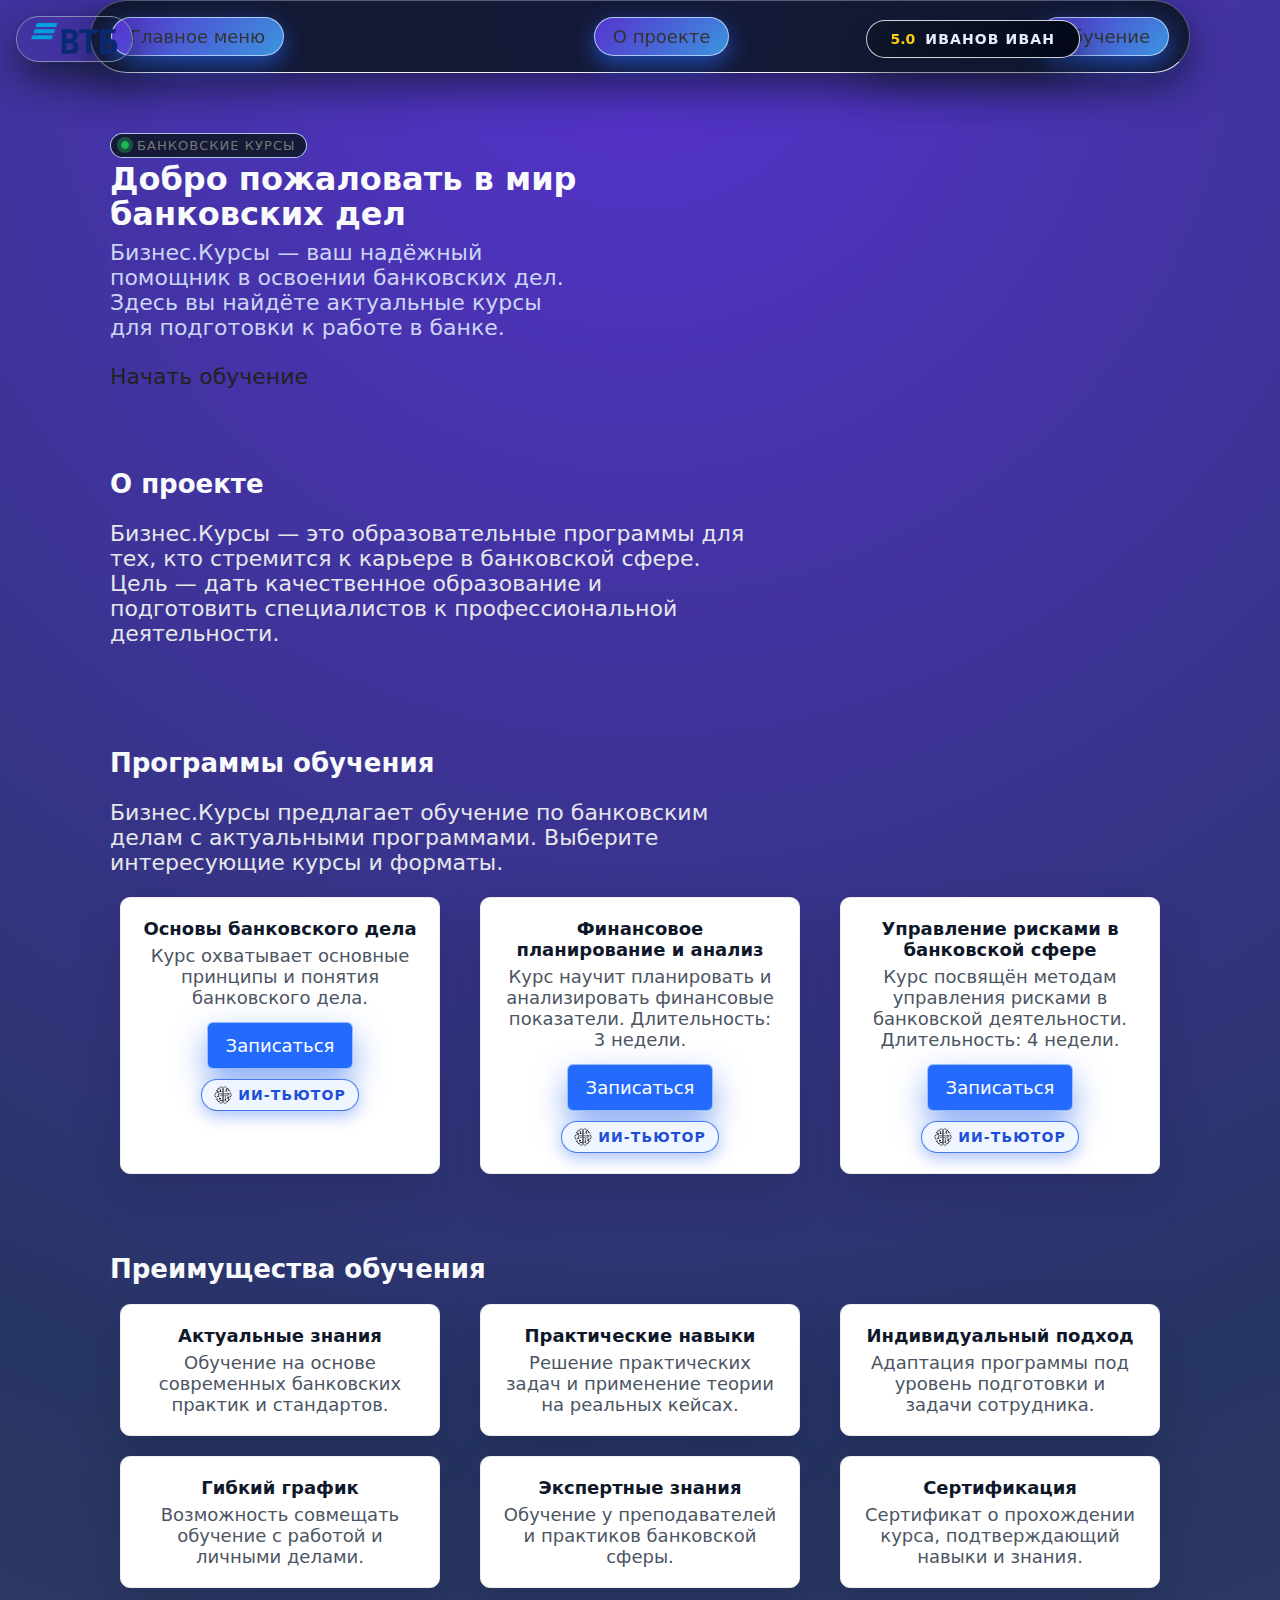
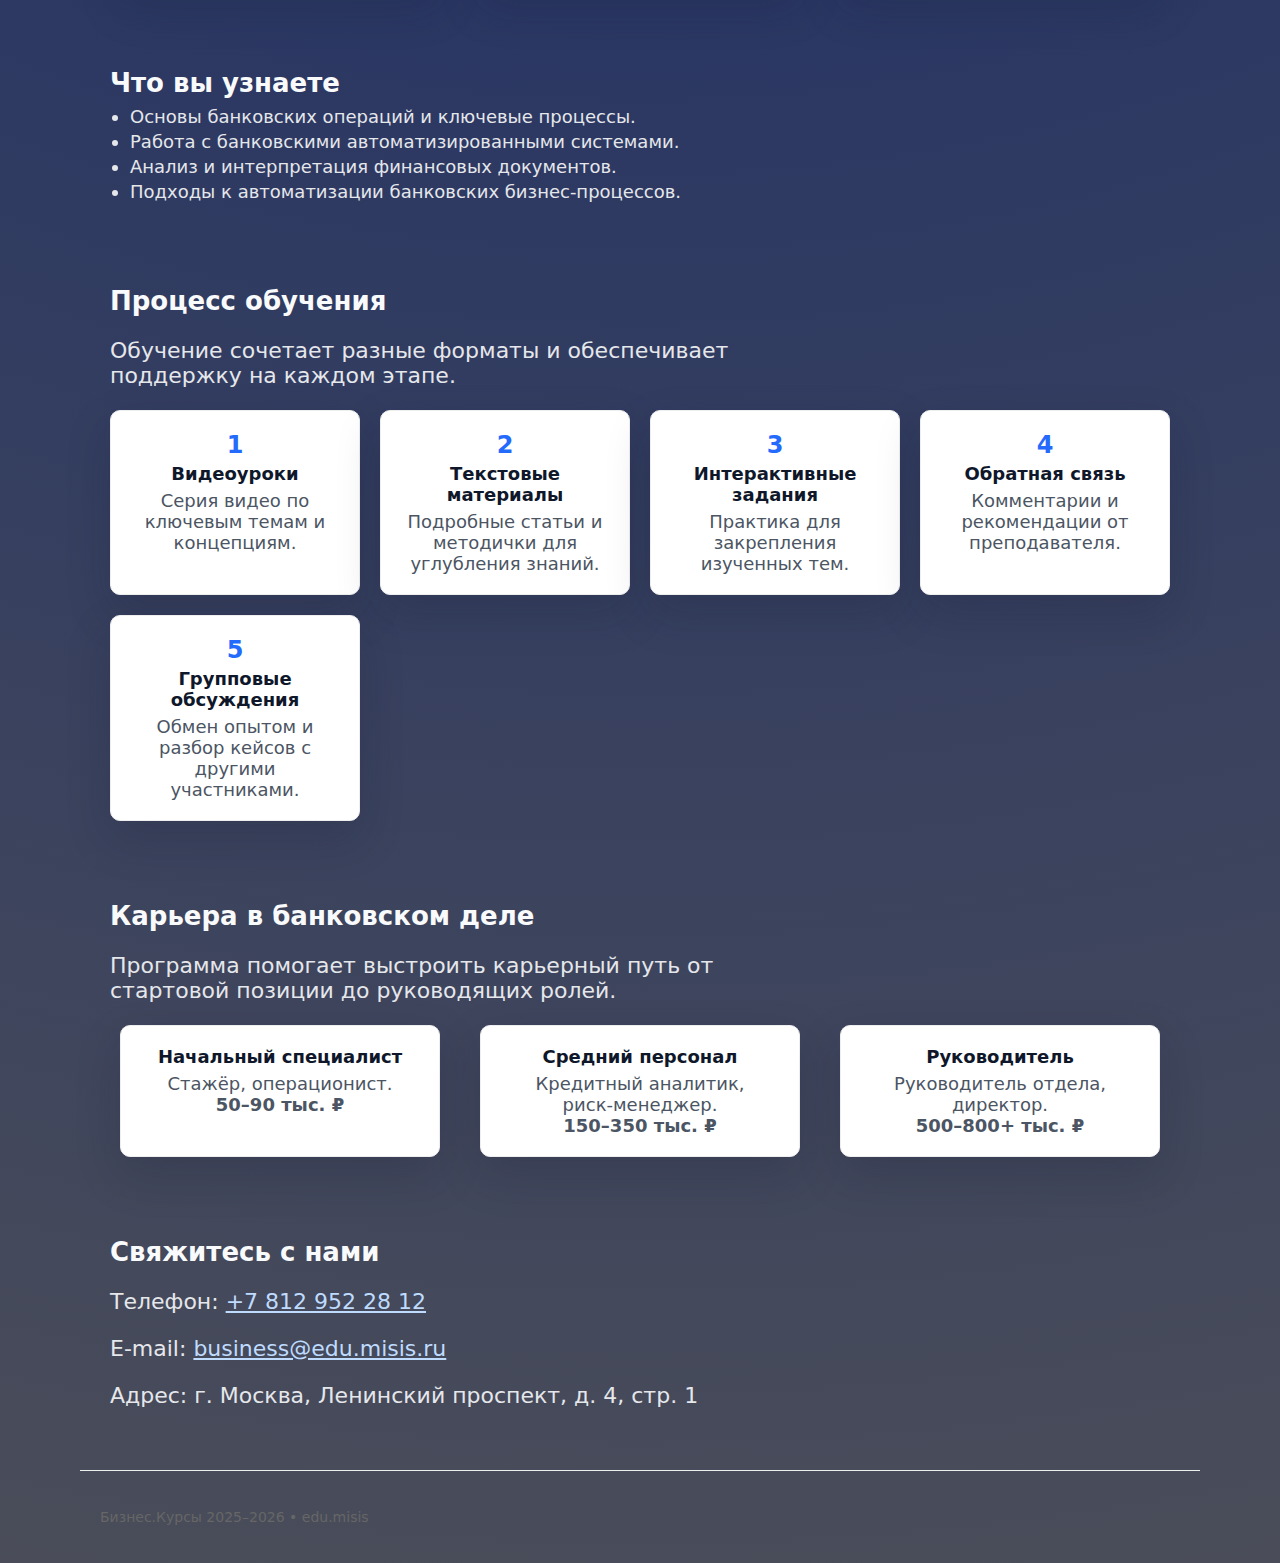
<file: index.html>
<!DOCTYPE html>
<html lang="ru">
<head>
  <meta charset="UTF-8">
  <title>Бизнес.Курсы: обучение для банковских сотрудников</title>
  <meta name="viewport" content="width=device-width, initial-scale=1">
  <link rel="stylesheet" href="./css/style.css">
  <style>
    body { font-family: system-ui, -apple-system, BlinkMacSystemFont, "Segoe UI", sans-serif; margin: 0; color: #222; }
    header, section { padding: 40px 20px; max-width: 1100px; margin: 0 auto; }
    nav { display: flex; gap: 20px; padding: 16px 20px; border-bottom: 1px solid #eee; max-width: 1100px; margin: 0 auto; align-items: center; }
    nav a { text-decoration: none; color: #333; font-weight: 500; }
    .btn { display: inline-block; padding: 12px 24px; background:#246bfd; color:#fff; text-decoration:none; border-radius:6px; font-weight:500; }
    .hero { display:flex; flex-direction:column; gap:16px; }
    h1 { font-size: 32px; margin: 0 0 8px; }
    h2 { font-size: 26px; margin-top: 0; }
    .grid-3 { display:grid; grid-template-columns: repeat(auto-fit,minmax(260px,1fr)); gap:20px; margin-top:20px; }
    .card { border:1px solid #eee; border-radius:10px; padding:20px; background:#fff; }
    .tag { font-size: 13px; text-transform: uppercase; color:#777; letter-spacing: .08em; margin-bottom: 4px; }
    ul { padding-left: 20px; margin: 8px 0 0; }
    li { margin-bottom: 4px; }
    .steps { display:grid; grid-template-columns: repeat(auto-fit,minmax(220px,1fr)); gap:20px; margin-top:20px; }
    .step-number { font-size: 24px; font-weight:700; color:#246bfd; margin-bottom:4px; }
    .careers { display:grid; grid-template-columns: repeat(auto-fit,minmax(260px,1fr)); gap:20px; margin-top:20px; }
    .salary { font-weight:600; margin-top:8px; }
    footer { border-top:1px solid #eee; padding:24px 20px; font-size:14px; color:#666; }
    @media (min-width: 768px) {
      .hero { flex-direction: row; justify-content: space-between; align-items: center; }
      .hero-text { max-width: 560px; }
    }
  </style>
</head>
<body>
  <div class="vtb-logo-wrapper">
    <img src="./css/vtb-bank--2.svg" alt="ВТБ" class="vtb-logo">
  </div>

  <!-- дальше твой nav / hero / контент -->

  <div class="employee-pill">
    <span class="employee-pill-score">5.0</span>
    <span class="employee-pill-name">Иванов Иван</span>
  </div>

  <!-- дальше nav / hero и т.д. -->


  <!-- дальше твой nav / header / hero -->


  <nav>
    <a>Главное меню</a>
    <a href="#about">О проекте</a>
    <a href="#programs">Обучение</a>
  </nav>

  <header class="hero">
    <div class="hero-text">
      <div class="tag">Банковские курсы</div>
      <h1>Добро пожаловать в мир банковских дел</h1>
      <p>Бизнес.Курсы — ваш надёжный помощник в освоении банковских дел. Здесь вы найдёте актуальные курсы для подготовки к работе в банке.</p>
      <a">Начать обучение</a>
    </div>
  </header>

  <section id="about">
    <h2>О проекте</h2>
    <p>Бизнес.Курсы — это образовательные программы для тех, кто стремится к карьере в банковской сфере. Цель — дать качественное образование и подготовить специалистов к профессиональной деятельности.</p>
  </section>

  <section id="programs">
    <h2>Программы обучения</h2>
    <p>Бизнес.Курсы предлагает обучение по банковским делам с актуальными программами. Выберите интересующие курсы и форматы.</p>

    <div class="grid-3">
      <div class="card">
        <h3>Основы банковского дела</h3>
        <p>Курс охватывает основные принципы и понятия банковского дела.</p>
        <a href="#" class="btn">Записаться</a>
        <div class="ai-badge">
  <img src="./css/free-icon-artificial-intelligence-2103720.png" alt="AI" class="ai-icon-img">
  <span class="ai-label">ИИ‑тьютор</span>
</div>



</button>

      </div>

      <div class="card">
        <h3>Финансовое планирование и анализ</h3>
        <p>Курс научит планировать и анализировать финансовые показатели. Длительность: 3 недели.</p>
        <a href="#" class="btn">Записаться</a>
        <div class="ai-badge">
  <img src="./css/free-icon-artificial-intelligence-2103720.png" alt="AI" class="ai-icon-img">
  <span class="ai-label">ИИ‑тьютор</span>
</div>




      </div>

      <div class="card">
        <h3>Управление рисками в банковской сфере</h3>
        <p>Курс посвящён методам управления рисками в банковской деятельности. Длительность: 4 недели.</p>
        <a href="#" class="btn">Записаться</a>
        <div class="ai-badge">
  <img src="./css/free-icon-artificial-intelligence-2103720.png" alt="AI" class="ai-icon-img">
  <span class="ai-label">ИИ‑тьютор</span>
</div>




      </div>
    </div>
  </section>

  <section>
    <h2>Преимущества обучения</h2>
    <div class="grid-3">
      <div class="card">
        <h3>Актуальные знания</h3>
        <p>Обучение на основе современных банковских практик и стандартов.</p>
      </div>
      <div class="card">
        <h3>Практические навыки</h3>
        <p>Решение практических задач и применение теории на реальных кейсах.</p>
      </div>
      <div class="card">
        <h3>Индивидуальный подход</h3>
        <p>Адаптация программы под уровень подготовки и задачи сотрудника.</p>
      </div>
      <div class="card">
        <h3>Гибкий график</h3>
        <p>Возможность совмещать обучение с работой и личными делами.</p>
      </div>
      <div class="card">
        <h3>Экспертные знания</h3>
        <p>Обучение у преподавателей и практиков банковской сферы.</p>
      </div>
      <div class="card">
        <h3>Сертификация</h3>
        <p>Сертификат о прохождении курса, подтверждающий навыки и знания.</p>
      </div>
    </div>
  </section>

  <section>
    <h2>Что вы узнаете</h2>
    <ul>
      <li>Основы банковских операций и ключевые процессы.</li>
      <li>Работа с банковскими автоматизированными системами.</li>
      <li>Анализ и интерпретация финансовых документов.</li>
      <li>Подходы к автоматизации банковских бизнес‑процессов.</li>
    </ul>
  </section>

  <section>
    <h2>Процесс обучения</h2>
    <p>Обучение сочетает разные форматы и обеспечивает поддержку на каждом этапе.</p>
    <div class="steps">
      <div class="card">
        <div class="step-number">1</div>
        <h3>Видеоуроки</h3>
        <p>Серия видео по ключевым темам и концепциям.</p>
      </div>
      <div class="card">
        <div class="step-number">2</div>
        <h3>Текстовые материалы</h3>
        <p>Подробные статьи и методички для углубления знаний.</p>
      </div>
      <div class="card">
        <div class="step-number">3</div>
        <h3>Интерактивные задания</h3>
        <p>Практика для закрепления изученных тем.</p>
      </div>
      <div class="card">
        <div class="step-number">4</div>
        <h3>Обратная связь</h3>
        <p>Комментарии и рекомендации от преподавателя.</p>
      </div>
      <div class="card">
        <div class="step-number">5</div>
        <h3>Групповые обсуждения</h3>
        <p>Обмен опытом и разбор кейсов с другими участниками.</p>
      </div>
    </div>
  </section>

  <section>
    <h2>Карьера в банковском деле</h2>
    <p>Программа помогает выстроить карьерный путь от стартовой позиции до руководящих ролей.</p>
    <div class="careers">
      <div class="card">
        <h3>Начальный специалист</h3>
        <p>Стажёр, операционист.</p>
        <p class="salary">50–90 тыс. ₽</p>
      </div>
      <div class="card">
        <h3>Средний персонал</h3>
        <p>Кредитный аналитик, риск‑менеджер.</p>
        <p class="salary">150–350 тыс. ₽</p>
      </div>
      <div class="card">
        <h3>Руководитель</h3>
        <p>Руководитель отдела, директор.</p>
        <p class="salary">500–800+ тыс. ₽</p>
      </div>
    </div>
  </section>

  <section>
    <h2>Свяжитесь с нами</h2>
    <p>Телефон: <a href="tel:+78129522812">+7 812 952 28 12</a></p>
    <p>E‑mail: <a href="mailto:business@edu.misis.ru">business@edu.misis.ru</a></p>
    <p>Адрес: г. Москва, Ленинский проспект, д. 4, стр. 1</p>
  </section>

  <footer>
    <p>Бизнес.Курсы 2025–2026 • edu.misis</p>
  </footer>

</body>
</html>
</file>
<file: css/style.css>
:root {
  --bg: #0b1020;
  --bg-accent: radial-gradient(circle at top, #5632ce 0, #273564 45%, #4a4d59 100%);
  --accent: #3b95df;
  --accent-soft: rgba(37, 99, 235, 0.12);
  --text-main: #0f172a;
  --text-muted: #4b5563;
  --card-bg: #ffffff;
  --card-border: #e5e7eb;
  --radius-lg: 18px;
  --radius-md: 14px;
  --shadow-soft: 0 18px 45px rgba(15, 23, 42, 0.18);
  --transition-fast: 0.2s ease-out;
}

*,
*::before,
*::after {
  box-sizing: border-box;
}



body {
  margin: 0;
  min-height: 100vh;
  font-family: system-ui, -apple-system, BlinkMacSystemFont, "Segoe UI", sans-serif;
  font-size: 22px;
  color: var(--text-main);
  background: var(--bg);
  background-image: var(--bg-accent);
}



header,
section,
nav,
footer {
  max-width: 1120px;
  margin: 0 auto;
  padding: 32px 20px;
}



nav {
  position: sticky;
  top: 0;
  z-index: 10;
  display: flex;
  align-items: center;
  justify-content: space-between; /* важно */
  gap: 20px;
  padding: 14px 20px;
  margin-top: 8px;
  background: rgba(15, 23, 42, 0.92);
  backdrop-filter: blur(20px);
  -webkit-backdrop-filter: blur(20px);
  border-radius: 999px;
  border: 1px solid rgba(148, 163, 184, 0.5);
  box-shadow: 0 14px 40px rgba(15, 23, 42, 0.7);
}

nav a {
  position: relative;
  text-decoration: none;
  color: #e5ecff;
  font-weight: 500;
  font-size: 18px;
  padding: 8px 18px;
  border-radius: 999px;
  background: linear-gradient(135deg,  #5632ce, #3b95df); 
  box-shadow: 0 8px 22px rgba(37, 99, 235, 0.65);
  border: 1px solid rgba(191, 219, 254, 0.85);
  transition: transform 0.18s ease-out,
              box-shadow 0.18s ease-out,
              background 0.18s ease-out,
              color 0.18s ease-out;
}

nav a:hover {
  transform: translateY(-1px);
  background: linear-gradient(135deg, #5632ce, #3b95df); 
  box-shadow: 0 12px 30px rgba(37, 99, 235, 0.9);
  color: #f9fafb;
}


nav a:hover {
  transform: translateY(-1px);
  background: linear-gradient(135deg, #6b22ea, #7b2edf);
  box-shadow: 0 0 0 1px rgb(250, 21, 21),
              0 14px 32px rgba(248, 113, 113, 0.8);
  color: #020617;
}


nav a::after {
  content: "";
  position: absolute;
  left: 0;
  bottom: -3px;
  width: 0;
  height: 2px;
  border-radius: 999px;
  background: linear-gradient(90deg, #60a5fa, #a855f7);
  transition: width var(--transition-fast);
}

nav a:hover {
  color: #ffffff;
}

nav a:hover::after {
  width: 100%;
}


.hero {
  display: grid;
  grid-template-columns: minmax(0, 1.35fr) minmax(0, 1fr);
  gap: 40px;
  align-items: center;
  padding-top: 56px;
  padding-bottom: 40px;
}

.hero-text {
  max-width: 580px;
}

.tag {
  display: inline-flex;
  align-items: center;
  gap: 8px;
  padding: 4px 10px;
  border-radius: 999px;
  border: 1px solid rgba(191, 219, 254, 0.9);
  background: rgba(15, 23, 42, 0.9);
  color: #e5e7eb;
  font-size: 16px;
  text-transform: uppercase;
  letter-spacing: .16em;
  margin-bottom: 12px;
}

.tag::before {
  content: "";
  width: 8px;
  height: 8px;
  border-radius: 999px;
  background: radial-gradient(circle, #22c55e, #16a34a);
  box-shadow: 0 0 0 4px rgba(34, 197, 94, 0.35);
}

h1 {
  font-size: clamp(30px, 4vw, 40px);
  line-height: 1.1;
  margin: 0 0 14px;
  color: #f9fafb;
}

.hero p {
  color: #cbd5f5;
  max-width: 480px;
  margin: 0 0 24px;
}


.btn {
  display: inline-flex;
  align-items: center;
  justify-content: center;
  gap: 6px;
  padding: 12px 24px;
  background: linear-gradient(135deg, #2563eb, #4f46e5);
  color: #f9fafb;
  text-decoration: none;
  border-radius: 999px;
  font-weight: 600;
  font-size: 16px;
  border: 1px solid rgba(191, 219, 254, 0.75);
  box-shadow: 0 14px 32px rgba(37, 99, 235, 0.55);
  transition: transform var(--transition-fast), box-shadow var(--transition-fast), background var(--transition-fast);
}

.btn:hover {
  transform: translateY(-1px);
  box-shadow: 0 20px 46px rgba(37, 99, 235, 0.75);
  background: linear-gradient(135deg, #1d4ed8, #4338ca);
}


.hero-visual {
  display: none;
}

@media (min-width: 768px) {
  .hero-visual {
    display: block;
  }
}

.hero-card {
  position: relative;
  padding: 20px 18px;
  border-radius: 18px;
  background: linear-gradient(145deg, #020617, #020617);
  border: 1px solid rgba(148, 163, 184, 0.65);
  box-shadow: 0 24px 60px rgba(15, 23, 42, 0.95);
  color: #e5e7eb;
}

.hero-card::before {
  content: "";
  position: absolute;
  inset: -1px;
  border-radius: inherit;
  border: 1px solid rgba(96, 165, 250, 0.7);
  opacity: 0.55;
  pointer-events: none;
}

.hero-card-header {
  display: flex;
  justify-content: space-between;
  align-items: center;
  margin-bottom: 12px;
}

.hero-card-title {
  font-size: 16px;
  text-transform: uppercase;
  letter-spacing: .18em;
  color: #9ca3af;
}

.hero-card-badge {
  font-size: 16px;
  padding: 4px 9px;
  border-radius: 999px;
  background: rgba(22, 163, 74, 0.16);
  border: 1px solid rgba(74, 222, 128, 0.6);
  color: #bbf7d0;
}

.hero-metrics {
  display: grid;
  grid-template-columns: repeat(2, minmax(0, 1fr));
  gap: 10px 12px;
  margin-top: 8px;
}

.hero-metric-label {
  font-size: 18px;
  color: #9ca3af;
}

.hero-metric-value {
  font-size: 18px;
  font-weight: 600;
  color: #e5e7eb;
}


h2 {
  font-size: 26px;
  margin-top: 0;
  margin-bottom: 8px;
  color: #f9fafb;
}

section > p {
  color: #e5e7eb;
  max-width: 640px;
}


.grid-3,
.steps,
.careers {
  display: grid;
  grid-template-columns: repeat(auto-fit, minmax(260px, 1fr));
  gap: 20px;
  margin-top: 20px;
}


.card {
  border-radius: var(--radius-md);
  padding: 18px 18px 20px;
  background: var(--card-bg);
  border: 1px solid var(--card-border);
  box-shadow: var(--shadow-soft);
  transition: transform var(--transition-fast), box-shadow var(--transition-fast), border-color var(--transition-fast);
}

.card:hover {
  transform: translateY(-4px);
  border-color: rgba(59, 130, 246, 0.7);
  box-shadow: 0 26px 60px rgba(15, 23, 42, 0.22);
}

.card h3 {
  margin: 0 0 6px;
  font-size: 18px;
  color: var(--text-main);
}

.card p {
  margin: 0;
  font-size: 18px;
  color: var(--text-muted);
}


.card .btn {
  margin-top: 14px;
  font-size: 18px;
  padding-inline: 18px;
}


.step-number {
  font-size: 22px;
  font-weight: 700;
  color: var(--accent);
  margin-bottom: 6px;
}


.salary {
  font-weight: 600;
  font-size: 14px;
  margin-top: 10px;
  color: var(--accent);
}


ul {
  padding-left: 20px;
  margin: 10px 0 0;
}

li {
  margin-bottom: 6px;
  font-size: 18px;
  color: #e5e7eb;
}


a {
  color: #bfdbfe;
}

a:hover {
  color: #e5efff;
}


footer {
  border-top: 1px solid rgba(31, 41, 55, 0.8);
  padding: 24px 20px 32px;
  font-size: 14px;
  color: #9ca3af;
}


@media (max-width: 767px) {
  nav {
    border-radius: 16px;
    justify-content: space-between;
    flex-wrap: wrap;
  }
  .hero {
    grid-template-columns: 1fr;
    padding-top: 32px;
  }



}

.ai-badge {
  margin-top: 10px;
  display: inline-flex;
  align-items: center;
  gap: 6px;
  padding: 6px 12px;
  border-radius: 999px;
  border: 1px solid rgba(37, 99, 235, 0.85);
  background: rgba(239, 246, 255, 0.96);
  box-shadow: 0 6px 16px rgba(37, 99, 235, 0.35);
  font-size: 14px;
  font-weight: 600;
  text-transform: uppercase;
  letter-spacing: .08em;
  color: #1d4ed8;
}

.ai-icon-img {
  width: 18px;
  height: 18px;
  display: block;
}


.ai-icon-img {
  filter: brightness(0) contrast(1.2);
}

.ai-label {
  white-space: nowrap;
}
.grid-3,
.careers {
  display: grid;
  grid-template-columns: repeat(auto-fit, minmax(260px, 1fr));
  gap: 20px;
  margin-top: 20px;

  justify-content: center;   
  justify-items: center;    
}
.card {
  .card {
  text-align: center; 
}

  display: block;
  max-width: 320px;        
  width: 100%;
  margin: 0 auto;          
  border-radius: var(--radius-md);
  padding: 18px 18px 20px;
  background: var(--card-bg);
  border: 1px solid var(--card-border);
  box-shadow: var(--shadow-soft);
}
.card {
  text-align: center;
}
.employee-pill {
  position: fixed;           
  top: 20px;
  right: 200px;
  z-index: 100;
  display: inline-flex;
  align-items: center;
  gap: 10px;
  padding: 10px 24px;
  border-radius: 999px;
  background: linear-gradient(135deg, #0f172a, #020617);
  border: 1px solid rgba(226, 232, 240, 0.9);
  box-shadow: 0 16px 40px rgba(15, 23, 42, 0.8);
  color: #e5ecff;
  font-size: 14px;
  font-weight: 600;
}

.employee-pill-score {
  color: #facc15;           
  font-weight: 700;
}

.employee-pill-name {
  letter-spacing: 0.08em;
  text-transform: uppercase;
  font-size: 14px;
}


.vtb-logo-wrapper {
  position: fixed;
  top: 16px;
  left: 16px;
  z-index: 110;           
  padding: 6px 14px;
  border-radius: 999px;
  border: 1px solid rgba(148, 163, 184, 0.8);
  box-shadow: 0 16px 40px rgba(15, 23, 42, 0.85);
  display: flex;
  align-items: center;
  justify-content: center;
}

.vtb-logo {
  display: block;
  height: 32px;          
  width: auto;
}
nav {
  position: sticky;
  top: 0;
  z-index: 10;
  display: flex;
  align-items: center;
  justify-content: space-between;
  gap: 20px;
  padding: 14px 20px;
  margin-top: 8px;
  background: rgba(15, 23, 42, 0.92);
  backdrop-filter: blur(20px);
  -webkit-backdrop-filter: blur(20px);
  border-radius: 999px;
  border: 1px solid rgba(148, 163, 184, 0.5);
  box-shadow: 0 14px 40px rgba(15, 23, 42, 0.7);
}


.nav-left {
  display: flex;
  gap: 20px;
}


.nav-badge {
  display: inline-flex;
  align-items: center;
  gap: 10px;
  padding: 8px 18px;
  border-radius: 999px;
  border: 1px solid rgba(148, 163, 184, 0.8);
  background: rgba(15, 23, 42, 0.9);
  text-decoration: none;
  color: #e5e7eb;
  font-size: 14px;
  box-shadow: 0 8px 22px rgba(15, 23, 42, 0.8);
  transition: transform 0.18s ease-out,
              box-shadow 0.18s ease-out,
              border-color 0.18s ease-out;
}

.nav-badge:hover {
  transform: translateY(-1px);
  border-color: rgba(96, 165, 250, 0.9);
  box-shadow: 0 14px 30px rgba(37, 99, 235, 0.85);
}

.nav-badge-accent {
  font-weight: 700;
  color: #facc15;
}

.nav-badge-title {
  text-transform: uppercase;
  letter-spacing: 0.16em;
}
</file>
